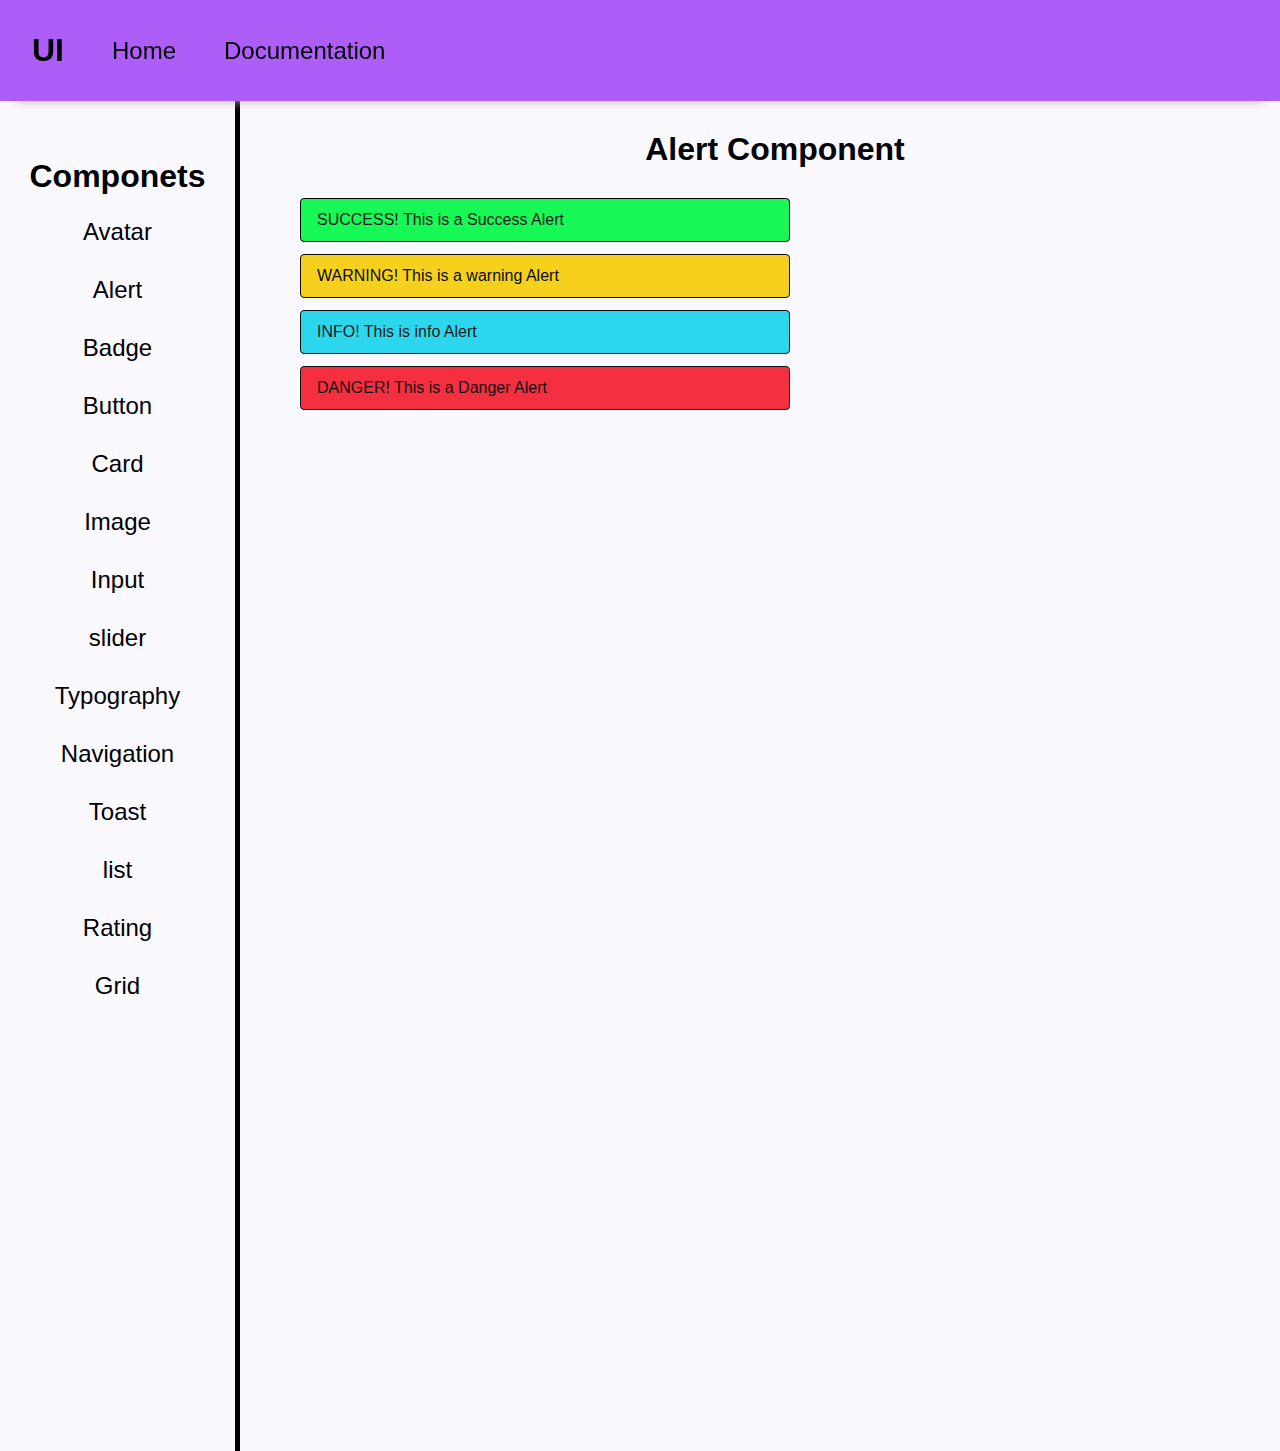
<file: alert/alert.html>
<!DOCTYPE html>
<html lang="en">

<head>
    <meta charset="UTF-8">
    <meta http-equiv="X-UA-Compatible" content="IE=edge">
    <meta name="viewport" content="width=device-width, initial-scale=1.0">
    <title>Alerts</title>
    <link href="https://fonts.googleapis.com/icon?family=Material+Icons+Outlined" rel="stylesheet">
    <link rel="stylesheet" type="text/css" href="alert.css" />
    <link rel="stylesheet" href="/styles.css">
    <link rel="stylesheet" href="/main/main.css">
    <link rel="stylesheet" href="/badges/badge.css">
    <link rel="stylesheet" href="/button/button.css">
    <link rel="stylesheet" href="/cards/cards.css">
    <link rel="stylesheet" href="/slider/slider.css">
    <link rel="stylesheet" href="/images/image.html">
    <link rel="stylesheet" href="/typography/typography.css">
    <link rel="stylesheet" href="/navigation/navigation.css">
    <link rel="stylesheet" href="/toast/toast.css">
    <link rel="stylesheet" href="/lists/list.css">
    <link rel="stylesheet" href="/rating/rating.css">
    <link rel="stylesheet" href="/grids/grid.css">

</head>

<body>

    <nav class="header">
        <div class="header-text">
            <h1 class="title">UI</h1>
            <a class="links" href="/index.html">Home</a>
            <a class="links" href="/main/main.html">Documentation</a>
        </div>
    </nav>

    <div class="main-context-conatiner">
        <div class="side-bar">
            <h2 class="title">Componets</h2>
            <a class="links" href="/main/main.html">Avatar</a>
            <br>
            <a class="links" href="alert.html">Alert</a>
            <br>
            <a class="links" href="/badges/badge.html">Badge</a>
            <br>
            <a class="links" href="/button/button.html">Button</a>
            <br>
            <a class="links" href="/cards/cards.html">Card</a>
            <br>
            <a class="links" href="/images/image.html">Image</a>
            <br>
            <a class="links" href="/input/input.html">Input</a>
            <br>
            <a class="links" href="/slider/slider.html">slider</a>
            <br>
            <a class="links" href="/typography/typography.html">Typography</a>
            <br>
            <a class="links" href="/navigation/navigation.html">Navigation</a>
            <br>
            <a class="links" href="/toast/toast.html">Toast</a>
            <br>
            <a class="links" href="/lists/list.html">list</a>
            <br>
            <a class="links" href="/rating/rating.html">Rating</a>
            <br>
            <a class="links" href="/grids/grid.html">Grid</a>
            <br>

        </div>
        <div class="messages">
            <h1 class="alert-text">Alert Component</h1>
            <div class="messages">
                <div class="alert alert-success" role="alert">SUCCESS! This is a Success Alert</div>
                <div class="alert alert-warning" role="alert">WARNING! This is a warning Alert</div>
                <div class="alert alert-info" role="alert">INFO! This is info Alert</div>
                <div class="alert alert-danger" role="alert">DANGER! This is a Danger Alert</div>


                <iframe
                    src="https://carbon.now.sh/embed?bg=rgba%28171%2C+184%2C+195%2C+1%29&t=seti&wt=none&l=auto&width=680&ds=true&dsyoff=20px&dsblur=68px&wc=true&wa=true&pv=56px&ph=56px&ln=false&fl=1&fm=Hack&fs=14px&lh=133%25&si=false&es=2x&wm=false&code=%253Cdiv%2520class%253D%2522alert%2520alert-success%2522%2520role%253D%2522alert%2522%253ESUCCESS%21%2520This%2520is%2520a%2520Success%2520Alert%253C%252Fdiv%253E%250A%253Cdiv%2520class%253D%2522alert%2520alert-warning%2522%2520role%253D%2522alert%2522%253EWARNING%21%2520This%2520is%2520a%2520warning%2520Alert%253C%252Fdiv%253E%250A%253Cdiv%2520class%253D%2522alert%2520alert-info%2522%2520role%253D%2522alert%2522%253EINFO%21%2520This%2520is%2520info%2520Alert%253C%252Fdiv%253E%250A%253Cdiv%2520class%253D%2522alert%2520alert-danger%2522%2520role%253D%2522alert%2522%253EDANGER%21%2520This%2520is%2520a%2520Danger%2520Alert%253C%252Fdiv%253E"
                    style="width: 858px; height: 260px; border:0; transform: scale(1); overflow:hidden;"
                    sandbox="allow-scripts allow-same-origin">
                </iframe>

            </div>
</body>

</html>
</file>
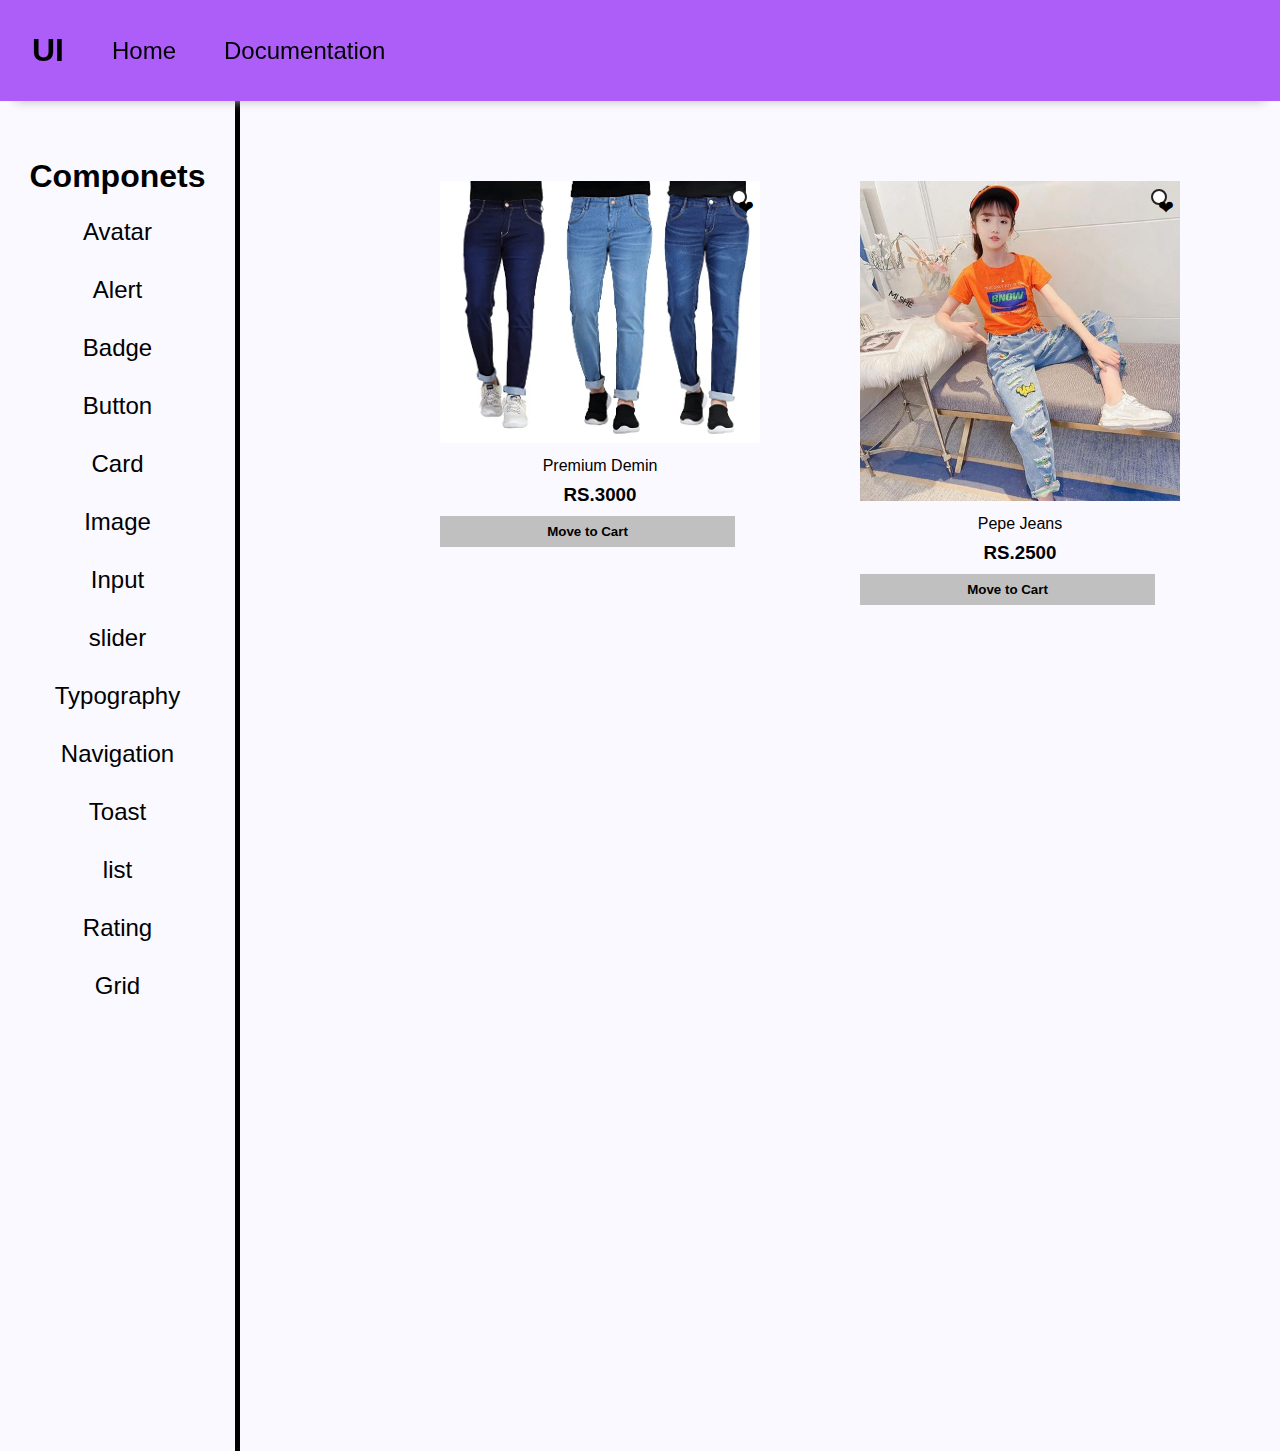
<file: cards/cards.html>
<!DOCTYPE html>
<html lang="en">

<head>
    <meta charset="UTF-8">
    <meta http-equiv="X-UA-Compatible" content="IE=edge">
    <meta name="viewport" content="width=device-width, initial-scale=1.0">
    <title>Cards</title>
    <link rel="stylesheet" href="cards.css">
    <link rel="stylesheet" href="/main/main.css">
    <link rel="stylesheet" href="/alert/alert.css">
    <link rel="stylesheet" href="/badges/badge.css">
    <link rel="stylesheet" href="/button/">
    <link rel="stylesheet" href="/styles.css">
    <link rel="stylesheet" href="/images/image.css">
    <link rel="stylesheet" href="/input/input.css">
    <link rel="stylesheet" href="/slider/slider.css">
    <link rel="stylesheet" href="/typography/typography.css">
    <link rel="stylesheet" href="/navigation/navigation.css">
    <link rel="stylesheet" href="/toast/toast.css">
    <link rel="stylesheet" href="/lists/list.css">
    <link rel="stylesheet" href="/rating/rating.css">
    <link rel="stylesheet" href="/grids/grid.css">
</head>

<body>
    <nav class="header">
        <div class="header-text">
            <h1 class="title">UI</h1>
            <a class="links" href="/index.html">Home</a>
            <a class="links" href="#">Documentation</a>
        </div>
    </nav>
    <div class="main-context-conatiner">
        <div class="side-bar">
            <h2 class="title">Componets</h2>
            <a class="links" href="/main/main.html">Avatar</a>
            <br>
            <a class="links" href="/alert/alert.html">Alert</a>
            <br>
            <a class="links" href="/badges/badge.html">Badge</a>
            <br>
            <a class="links" href="/button/button.html">Button</a>
            <br>
            <a class="links" href="cards.html">Card</a>
            <br>
            <a class="links" href="/images/image.html">Image</a>
            <br>
            <a class="links" href="/input/input.html">Input</a>
            <br>
            <a class="links" href="/slider/slider.html">slider</a>
            <br>
            <a class="links" href="/typography/typography.html">Typography</a>
            <br>
            <a class="links" href="/navigation/navigation.html">Navigation</a>
            <br>
            <a class="links" href="/toast/toast.html">Toast</a>
            <br>
            <a class="links" href="/lists/list.html">list</a>
            <br>
            <a class="links" href="/rating/rating.html">Rating</a>
            <br>
            <a class="links" href="/grids/grid.html">Grid</a>
            <br>
        </div>
        <div class="my-wishlist-container">

            <div class="my-wishlist"></div>

            <div class="wishlist">
                <img class="image" src="image1.jpg" alt="">
                <span class="heart-symbol">❤</span>
                <p class="card-title">Premium Demin</p>
                <h3 class="price-wishlist">RS.3000</h3>
                <button class="move-to-cart">Move to Cart</button>
            </div>
            <div class="wishlist">
                <img class="image" src="image2.jpg" alt="">
                <span class="heart-symbol">❤</span>
                <p class="card-title">Pepe Jeans</p>
                <h3 class="price-wishlist">RS.2500</h3>
                <button class="move-to-cart">Move to Cart</button>
            </div>
            <div class="image-container">
                <iframe
                    src="https://carbon.now.sh/embed?bg=rgba%28171%2C+184%2C+195%2C+1%29&t=seti&wt=none&l=auto&width=680&ds=true&dsyoff=20px&dsblur=68px&wc=true&wa=true&pv=56px&ph=56px&ln=false&fl=1&fm=Hack&fs=14px&lh=133%25&si=false&es=2x&wm=false&code=%2520%2520%2520%2520%253Cdiv%2520class%253D%2522wishlist%2522%253E%250A%2520%2520%2520%2520%253Cimg%2520class%253D%2522image%2522%2520src%253D%2522image1.jpg%2522alt%253D%2522%2522%253E%250A%2520%2520%2520%2520%253Cspan%2520class%253D%2522heart-symbol%2522%253E%25E2%259D%25A4%253C%252Fspan%253E%250A%2520%2520%2520%2520%253Cp%2520class%253D%2522card-title%2522%253EPremium%2520Demin%253C%252Fp%253E%250A%2520%2520%2520%2520%253Ch3%2520class%253D%2522price-wishlist%2522%253ERS.3000%253C%252Fh3%253E%250A%2520%2520%2520%2520%253Cbutton%2520class%253D%2522move-to-cart%2522%253EMove%2520to%2520Cart%253C%252Fbutton%253E%250A%2509%253C%252Fdiv%253E"
                    style="width: 605px; height: 316px; border:0; transform: scale(1); overflow:hidden;"
                    sandbox="allow-scripts allow-same-origin">
                </iframe>

            </div>
        </div>
    </div>
</body>

</html>
</file>
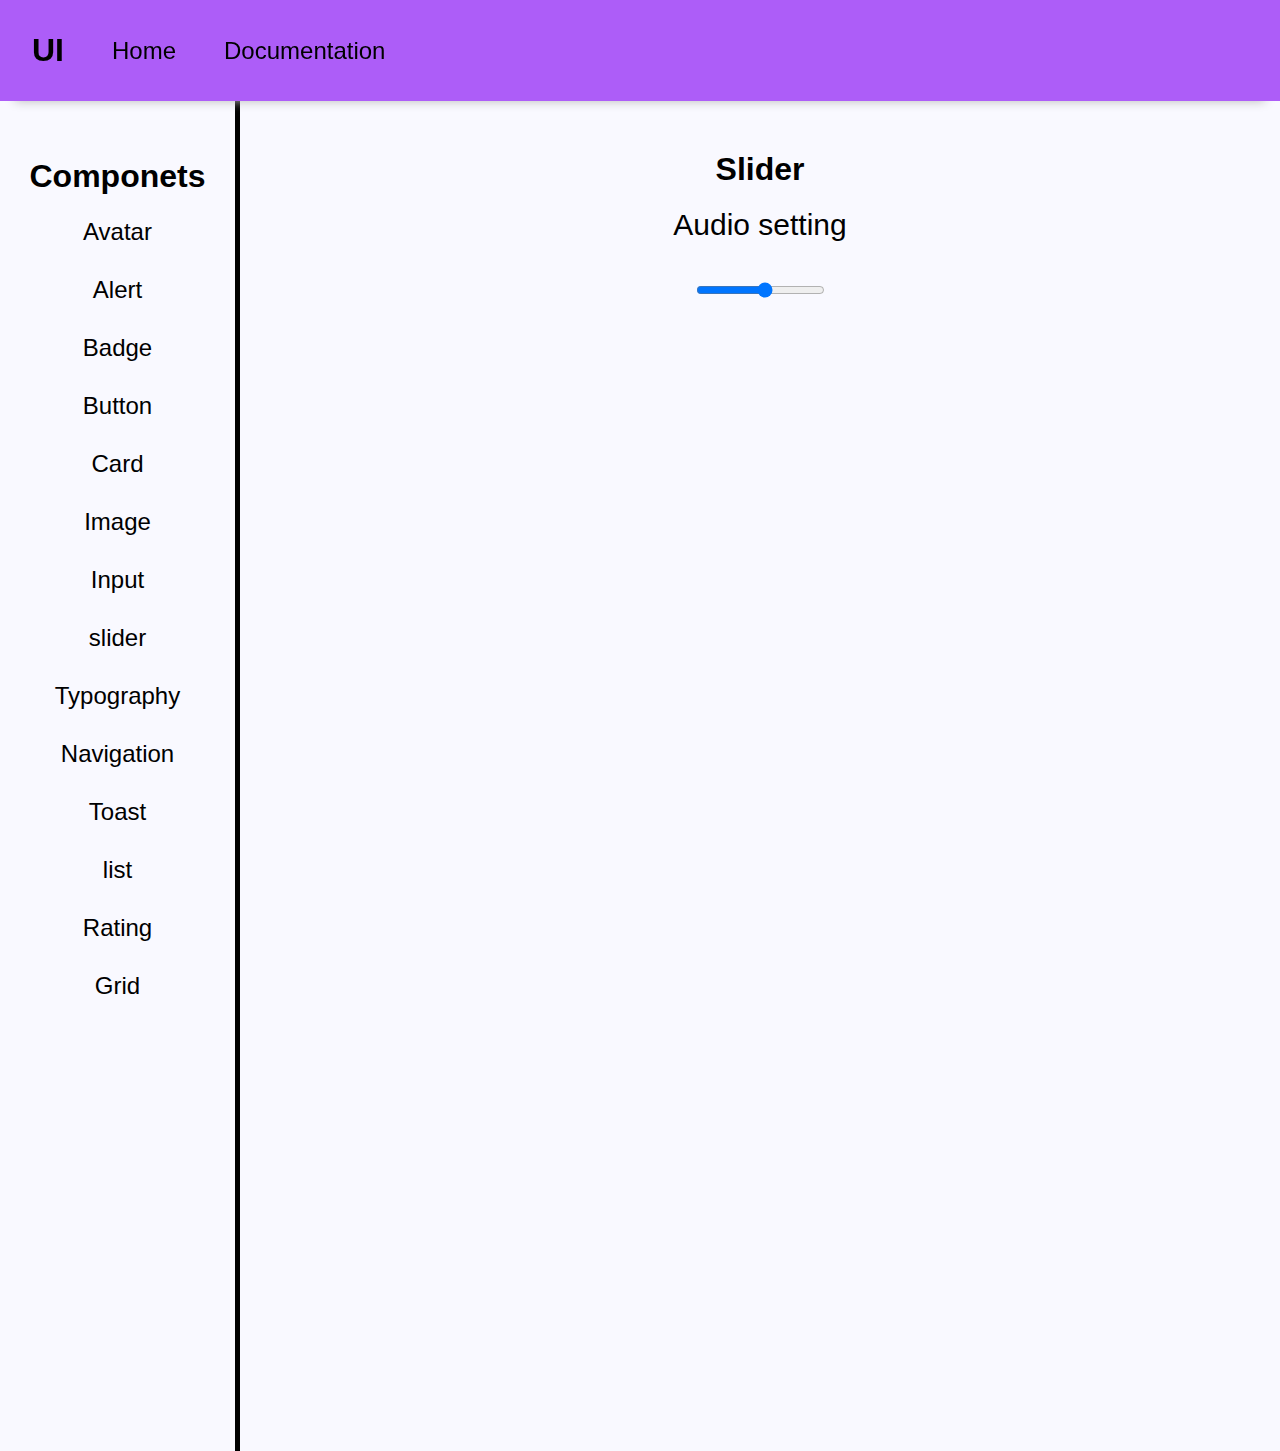
<file: slider/slider.html>
<!DOCTYPE html>
<html lang="en">

<head>
  <meta charset="UTF-8">
  <meta http-equiv="X-UA-Compatible" content="IE=edge">
  <meta name="viewport" content="width=device-width, initial-scale=1.0">
  <link href="slider.css" rel="stylesheet" type="text/css">
  <link rel="stylesheet" href="/main/main.css">
  <link rel="stylesheet" href="/styles.css">
  <link rel="stylesheet" href="/alert/alert.css">
  <link rel="stylesheet" href="/badges/badge.css">
  <link rel="stylesheet" href="/button/button.css">
  <link rel="stylesheet" href="/slider/slider.css">
  <link rel="stylesheet" href="/cards/cards.css">
  <link rel="stylesheet" href="/badges/badge.css">
  <link rel="stylesheet" href="/images/image.css">
  <link rel="stylesheet" href="/typography/typography.css">
  <link rel="stylesheet" href="/navigation/navigation.css">
  <link rel="stylesheet" href="/toast/toast.css">
  <link rel="stylesheet" href="/lists/list.css">
  <link rel="stylesheet" href="/rating/rating.css">
  <link rel="stylesheet" href="/grids/grid.css">

  <title>Slider</title>
</head>

<body>
  <nav class="header">
    <div class="header-text">
      <h1 class="title">UI</h1>
      <a class="links" href="/index.html">Home</a>
      <a class="links" href="#">Documentation</a>
    </div>
  </nav>

  <div class="main-context-conatiner">
    <div class="side-bar">
      <h2 class="title">Componets</h2>
      <a class="links" href="/main/main.html">Avatar</a>
      <br>
      <a class="links" href="/alert/alert.html">Alert</a>
      <br>
      <a class="links" href="/badges/badge.html">Badge</a>
      <br>
      <a class="links" href="/button/button.html">Button</a>
      <br>
      <a class="links" href="/cards/cards.html">Card</a>
      <br>
      <a class="links" href="/images/image.html">Image</a>
      <br>
      <a class="links" href="/input/input.html">Input</a>
      <br>
      <a class="links" href="slider.html">slider</a>
      <br>
      <a class="links" href="/typography/typography.html">Typography</a>
      <br>
      <a class="links" href="/navigation/navigation.html">Navigation</a>
      <br>
      <a class="links" href="/toast/toast.html">Toast</a>
      <br>
      <a class="links" href="/lists/list.html">list</a>
      <br>
      <a class="links" href="/rating/rating.html">Rating</a>
      <br>
      <a class="links" href="/grids/grid.html">Grid</a>
      <br>

    </div>

    <div class="main-container">
      <h1>Slider</h1>
      <p class="audio-text">Audio setting</p>
      <div class="Audio">

        <div>
          <input type="range" id="volume" name="volume" min="0" max="11">
        </div>
        <iframe
          src="https://carbon.now.sh/embed?bg=rgba%28171%2C+184%2C+195%2C+1%29&t=seti&wt=none&l=auto&width=680&ds=true&dsyoff=20px&dsblur=68px&wc=true&wa=true&pv=56px&ph=56px&ln=false&fl=1&fm=Hack&fs=14px&lh=133%25&si=false&es=2x&wm=false&code=%253Cdiv%253E%250A%2520%2520%2520%2520%253Cinput%2520type%253D%2522range%2522%2520id%253D%2522volume%2522%2520name%253D%2522volume%2522%2520min%253D%25220%2522%2520max%253D%252211%2522%253E%250A%253C%252Fdiv%253E%250A"
          style="width: 715px; height: 360px; border:0; transform: scale(1); overflow:hidden;"
          sandbox="allow-scripts allow-same-origin">
        </iframe>
      </div>
    </div>


</body>

</html>
</file>
<file: alert/alert.css>
@import url("/styles.css");
@import url("/main/main.css");


.alert-text {
    padding: 30px;
}

.messages {
    margin-left: 30px;
}

.alert {
    width: 50%;
    padding: 12px 16px;
    border-radius: 4px;
    border-style: solid;
    border-width: 1px;
    margin-bottom: 12px;
    font-size: 16px;
}

.alert.alert-success {
    background-color: rgb(24, 248, 87);
    border-color: rgb(2, 2, 2);
    color: rgb(24, 26, 24);
}

.alert.alert-info {
    background-color: rgb(44, 215, 238);
    color: rgb(24, 25, 26);
    border-color: rgb(13, 13, 14);
}

.alert.alert-warning {
    background-color: rgb(245, 209, 30);
    border-color: rgb(14, 14, 13);
    color: rgb(12, 12, 11);
}

.alert.alert-danger {
    background-color: rgb(243, 47, 64);
    border-color: rgb(19, 18, 18);
    color: rgb(17, 16, 16);
}
</file>
<file: styles.css>
*{
    margin: 0;
    padding: 0;
}

.header{
    position: sticky;
    top: 0;
    z-index: 1;
    display: flex;
    padding: 2rem;
    box-shadow: 0px 15px 10px -15px rgb(187, 186, 186);
    background-color:rgb(173, 93, 248);
    justify-content: space-between;
}

.header-text{
    display: flex;
    gap: 3rem;
    align-items: center;
}
.title{
    font-size:2rem;

}
.links{
    text-decoration: none;
    color: black;
    font-size: 1.5rem;
}

.section-content{
    background-image: url();
    display: flex;
    flex-direction: column; 
    align-items: center;
    color: black;
    gap: 2rem;
    padding:10rem ;
}
.title{
    font-size: 2rem;
}
.para {
    font-size: 1.5rem;
    text-align: center;
}
.start-btn{
    padding: 1rem;
    border-radius: 7px;
    background-color: rgb(73, 73, 245);
    color: black;
    text-decoration: none;
}

.footer-page{
    display: flex;
    flex-direction: column;
    gap: 2rem;
    justify-content: center;
    align-items: center;
    width: 100%;
    height: 12rem;
    color: aquamarine;
    background-color: rgb(68, 67, 67);
}
.footer-text{
    display: flex;
    gap: 2rem;
}
.footer-links{
    display: flex;
    gap: 3rem;
    color:white;
}
a{
    text-decoration: none;
    color: white;
}
.home-page-image{
    width: 80%;
    height: 380px;
}
</file>
<file: main/main.css>
@import url('/styles.css');

.main-context-conatiner{
    display: grid;
    grid-template-columns: 15rem 1fr;

}
.side-bar {
    text-align: center;
    border-right: 5px solid black;
    padding-top: 3rem;  
    line-height: 55px;
    height: 150vh;
}
.avatar-text-container{
    margin: 2.8rem 1rem 0 1rem;
    padding-top: 5rem;
}
.avatar{
    padding-bottom: 40px;
    font-size: 2rem;
}
.para{
    font-size: 1.2rem;
    float: left;
    margin-bottom: 80px;
    
}
.round-avatar{
    margin: 0 0 30px 0;

}
.large-image{
    width: 110px;
    height: 110px;
    border-radius: 50%;
}
.medium-image{
    width: 90px;
    height: 90px;
    border-radius: 50%;
}
.small-image{
    width: 50px;
    height: 50px;
    border-radius: 50%;
}
.code1-container{
margin:2rem;
}

.round-avatar-text{
    margin-right: 400px;
    padding: 30px;
    font-size: 2rem;
}
.square-avatar-text{
    font-size: 2rem;
    padding: 30px;
}

.square-avatar{
    margin: 0 0 30px 0;

}
.sqr-large-image{
    width: 110px;
    height: 110px;
}
.sqr-medium-image{
    width: 90px;
    height: 90px;
}
.sqr-small-image{
    width: 50px;
    height: 50px;
}

.text-avatar {
    display: flex;
    margin-top: 2rem;
    align-items: flex-end;
  }
  
  .text1 {
    font-size: 5rem;
    background-color: blue;
    border-radius: 50%;
    padding: 30px;
}

.text2 {
    font-size: 4rem;
    background-color: blue;
    border-radius: 50%;
    padding: 15px;
}

.text3 {
    font-size: 2rem;
    background-color: blue;
    border-radius: 50%;
    padding: 8px
    
}

.text-avatar-text{
    font-size: 2rem;
}
</file>
<file: badges/badge.css>
@import url("/styles.css");
@import url("/main/main.css");

.badge-text {
    text-align: center;
    padding: 50px;
    margin-right: 500px;
}

.badge-container {
    display: flex;
    justify-content: space-evenly;
    border: 3px solid rgb(141, 146, 190);
    width: 27rem;
    margin-left: 100px;
}

.profile {
    position: relative;
}

.profile img {
    height: 6rem;
    width: 6rem;
    border-radius: 12rem;
}

.profile {
    border: 2px solid rgb(48, 248, 98);
    border-radius: 5rem;
    height: 6rem;
    width: 6rem;
}

.profile-status {
    position: absolute;
    border: 9px solid rgb(17, 216, 61);
    border-radius: 6rem;
    bottom: 7px;
    right: 7px;
}

.icon {
    margin-top: 2rem;
    display: block;
    position: relative;
}

.icon-status {
    position: absolute;
    border: 1px solid rgb(12, 14, 14);
    border-radius: 6rem;
    bottom: 3.5rem;
    left: 1.2rem;
}

.iframe-container {
    padding: 100px;
}
</file>
<file: button/button.css>
@import url("/styles.css");
@import url("/main/main.css");

.btn-container {
    text-align: center;
    margin-bottom: -1000rem;
}

.button {
    background-color: rgb(183, 231, 183);
    border: none;
    padding: 16px 16px;
    text-align: center;
    text-decoration: none;
    display: inline-block;
    font-size: 16px;
    margin: 10px 2px;
    transition-duration: 0.4s;
    cursor: pointer;
}

.button1 {
    background-color: rgb(39, 243, 12);
    color: black;
    border: 2px solid;
}

.button2 {
    background-color: rgb(39, 235, 235);
    color: black;
    border: 2px solid #0f0f0e;
    border-radius: 8%;
}

.button2:hover {
    background-color: #f552ea;
    color: rgb(55, 13, 241);
}

.button3 {
    background-color: white;
    color: black;
    border: 2px solid #008CBA;
    border-radius: 15%;
}

.button3:hover {
    background-color: #f44336;
    color: white;
}

.button4 {
    background-color: rgb(243, 106, 106);
    color: rgb(22, 20, 20);
    border: 2px solid #daf10b;
    border-radius: 40%;
}

.button4:hover {
    background-color: #e7e7e7;
}


.btn {
    border: none;
    color: white;
    padding: 12px 16px;
    font-size: 30px;
    cursor: pointer;
    border-radius: 100px;
}

.btn {
    background-color: rgb(57, 60, 243);
}

.float {
    border: none;
    color: rgb(59, 39, 240);
    padding: 8px 16px;
    font-size: 30px;
    cursor: pointer;
    border-radius: 60px;
    box-shadow: rgb(211, 192, 192);
    border: 2px solid #0f0f0f;
}

.btn-color {
    text-align: center;
    margin-bottom: -60rem;
    padding: 100px;
}

.code-carbon {
    padding: 50px;
}

.text-title {
    font-size: 30px;
    padding: 30px;
}
</file>
<file: cards/cards.css>
@import url("/styles.css");
@import url("/main/main.css");

.my-wishlist-container {
    margin-top: 5rem;
    display: flex;
    flex-wrap: wrap;
    justify-content: space-evenly;
}

.image {
    width: 20rem;
}

.my-wishlist {
    text-align: center;
}

.wishlist {
    position: relative;
}

.image:hover {
    box-shadow: 1px 2px 4px rgba(0, 0, 0, 0.1);
    transform: scale(1.01);
}

.heart-symbol {
    font-size: 1.2rem;
    padding: 0.3rem;
    background-color: white;
    border: 2px solid rgb(34, 33, 33);
    border-radius: 50%;
    height: 1rem;
    width: 1rem;
    text-align: center;
    position: absolute;
    top: 0.5rem;
    right: 0.8rem;
}

.card-title {
    text-align: center;
    margin-top: 0.6rem;
}

.price-wishlist {
    text-align: center;
    margin: 0.6rem 0;
}

.move-to-cart {
    padding: 0.5rem 6.7rem;
    font-weight: bold;

}

button {
    cursor: pointer;
    background-color: silver;
    border: none;
}

button:hover {
    background-color: rgb(36, 50, 51);
    color: white;
}
</file>
<file: slider/slider.css>
@import url("/styles.css");

p {
    font: 1rem;
}

.main-container {
    text-align: center;
    padding-top: 50px;
}

.audio-text {
    font-size: 30px;
    padding: 20px;
}

input {
    margin-bottom: 40px;
}

.Audio {
    border-radius: 5px;
    padding: 20px;
}

body {
    background-color: #f5f7fa;
}
</file>
<file: typography/typography.css>
@import url("/styles.css");
@import url("/main/main.css");

.headings-container {
    width: 24rem;
    height: 23rem;
    border: 2px solid black;
    margin-bottom: 1rem;
}

.Headings {
    text-align: center;
    flex-direction: column;
    justify-content: center;
    padding-top: 30px;
}

.Headings h1 {
    font-size: 3rem;
}

.Headings h2 {
    font-size: 2.5rem;
}

.Headings h3 {
    font-size: 2rem;
}

.Headings h4 {
    font-size: 1.6rem;
}

.Headings h5 {
    font-size: 1.2rem;
}

.text-container {

    height: 15rem;
    width: 35rem;
    text-align: center;
}

.texts {
    text-align: center;
    margin-left: 20rem;
}

.small-text {
    font-size: 1.8rem;
    margin: 0.5em;
}

.medium-text {
    font-size: 2rem;
}

.large-text {
    font-size: 2.5rem;

}

.strike-text {
    text-align: center;
    font-size: 1.6rem;
    color: #008080;
}

.center-text {
    font-size: 1.5rem;
    text-align: 1.6rem;
    color: #000080;
}

.primary-color {
    font-size: 1.5;
    color: #800080;
}

div.center {
    text-align: center;
    list-style-type: none;
    color: #7979e4;
}

body {
    background-color: #EFF6FF;
}

.typhography-title,
.heading-of-tags {
    text-align: center;
}

.code-carbon {
    text-align: center;
}

.text-sizes-title {
    text-align: center;
    margin-right: 6rem;
}

.texts-code-carbon {
    padding-top: 2rem;
    text-align: center;
    margin-right: 10rem;
}
</file>
<file: navigation/navigation.css>
@import url("/styles.css");
@import url("/main/main.css");

.nav-list {
    display: flex;
    justify-content: space-evenly;
    list-style-type: none;
    margin-bottom: 3rem;
    padding: 1rem;
    overflow: hidden;
    background-color: rgb(63, 19, 223);
    width: 40rem;
    margin-left: 5rem;
}

.nav-navigation {
    margin-left: 15rem;
    padding: 2rem;
}

.nav-lists {
    float: left;
    color: black;
}

.navigation1 {
    padding-top: 5rem;
}
</file>
<file: toast/toast.css>
@import url("/styles.css");
@import url("/main/main.css");

*{
    margin: 0;
    padding: 0;
    box-sizing: border-box;
    font-family: 'Poppins', sans-serif;
}

body{
    background-color:  #f9f9ff;
}
.toast-wrapper{
    width: 400px;
    position: absolute;
    transform: translate(-50%,-50%);
    top: 50%;
    left: 50%;
    padding-top: 3rem;
    margin-left: 8rem;
}

.toast{
    width: 100%;
    height: 80px;
    padding: 25px;
    background-color: #ffffff;
    border-radius: 7px;
    display: grid;
    grid-template-columns: 1.3fr 6fr 0.5fr;
    box-shadow: 0.15px 1px rgba(0,0,0,0.08);
}

.success{
    border-left: 8px solid #47f764;

}
.success i{
    color: #47f764;
}

.container-1 i{
    font-size: 35px;
}

.error{
    border-left: 8px solid #ff355b;
}

.error i{
    color: #ff355b;
}

.info {
    border-left: 8px solid #2f86eb;
}
.info i {
    color: #2f86eb;
}

.warning{
    border-left: 8px solid #ffc021;

}

.warning i{
    color: #ffc021;
}

.container-1.container-2{
    align-self: center;
}

.container-2 p:first-child{
    font-size: 16px;
    color: #101020;
    font-weight: 600;
}

.container-2 p:last-child{
    font-size: 12px;
    font-weight: 400;
    color: #656565;
}

.toast button{
    align-self: flex-start;
    background-color: transparent;
    border: none;
    font-size: 25px;
    line-height: 0;
    cursor: pointer;
    color: #656565;
}

.toast:not(:last-child){
    margin-bottom: 50px;
}
</file>
<file: lists/list.css>
@import url("/styles.css");
@import url("/main/main.css");

.list-main-container{
    margin-left: 5rem;
}

.stacked-list{
    margin-top: 10px;
    display: flex;
    list-style: none;
    flex-direction: column;
    gap: 15px;
    width: 70%;
    text-align: center;
    margin-left: 80px;
    color:rgb(18, 70, 214)
    
}
.para_1{
    padding-top: 25908px;
}
.stacked-list > li{
    width: 100%;
    display: flex;
    align-items: center;
    gap: 10px;
  
}
.que-list{
    padding: 20px;
}
.row-list{
    display: flex;
    list-style: none;
    margin-left: 50px;
    gap: 20px;
    border: 1px solid #c3c3c3;
    width:40rem;
    height: 50px;
    text-align: center;
    color:rgb(0, 34, 255)    
}
</file>
<file: rating/rating.css>
@import url("/styles.css");
@import url("/main/main.css");

.rating-body-container{
    margin-left: 7rem;
}
.rating-title{
    align-items: center;
    justify-content: center;
    font-size: 2rem;
}
.star-rating{
    padding: 20px;
}

.rating {
    font-size: 1.4rem;
}
.point-rating{
    padding-top: 20px;
}

.checked {
    color: var(--gold-900);
}
</file>
<file: grids/grid.css>
@import url("/styles.css");
@import url("/main/main.css");

.wrapper {
    display: grid;
    grid-gap: 10px;
    grid-template-columns: 100px 100px 100px;
    background-color: #fff;
    color: #444;
  }
  
  .box {
    background-color: rgb(153, 147, 147);
    border-radius: 5px;
    padding: 20px;
    font-size: 150%;
  
  }
  
  .a {
    grid-area: 1 / 2 / 2 / 3;
  }
  
  .b {
    grid-area: 2 / 2 / 3 / 3;
  }
  
  .c {
    grid-area: 2 / 3 / 3 / 4;
  }
  
  .d {
    grid-area: 1 / 1 / 2 / 2;
  }
  
  .e {
    grid-area: 2 / 1 / 3 / 2;
  }
  
  .f {
    grid-area: 1 / 3 / 2 / 4;
  }
  
  
  .wrapper1 {
    display: grid;
    grid-gap: 10px;
    grid-template-columns: 100px 100px 100px;
    background-color: #fff;
    color: #444;
  }
  
  .K {
    grid-column: 1 / 3;
    grid-row: 1;
  }
  
  .L {
    grid-column: 3;
    grid-row: 1 / 3;
  }
  
  .M {
    grid-column: 1;
    grid-row: 2;
  }
  
  .N {
    grid-column: 2;
    grid-row: 2;
  }
  
  h1 {
    text-align: center;
  }
  .h4{
    text-align: center;
    color: rgb(102, 102, 190);
  }
</file>
<file: images/image.css>
@import url("/styles.css");
@import url("/main/main.css");

.main-image-container {
    margin-top: 1rem;
    background-color: aqua;
    grid-area: main;
    overflow-y: auto;
    overflow-x: hidden;
    margin-right: 4px;
}

.component-heading {
    margin: 2rem 0 0 5rem;
    color: blue;
    font-size: 2.5rem;
}

.component-description {
    padding: 1rem;
    color: black;
    font-size: 1.5rem;
    width: 900px;
    padding-left: 5rem;
}

.responsive-image {
    width: 100%;
    height: 100%;
}

.responsive-image img {
    width: 30%;
    height: auto;
    margin: 4rem;
}

.carbon-container {
    padding-left: 8rem;
}

.rounded-image img {
    width: 15rem;
    height: 15rem;
    margin: 4rem;
    border-radius: 50%;
}
</file>
<file: input/input.css>
@import url("/styles.css");
@import url("/main/main.css");

body {
    background-color: #EFF6FF;
}

.main-container {
    text-align: center;
}

.paragraph {
    font-size: 2rem;
    padding: 20px;
}

.languages {
    display: flex;
    margin-left: 400px;
}

.field {
    margin: 1px;
    padding: 1px;
}

.validation-text {
    padding: 40px;

}

.user-datail-class {
    width: 19rem;
    height: 15rem;
    border: 1px solid black;
    margin-left: 360px;
    margin-bottom: 2rem;
}

.basic-text-input {
    padding: 40px;
}

.radio-text {
    padding: 20px;
}
</file>
